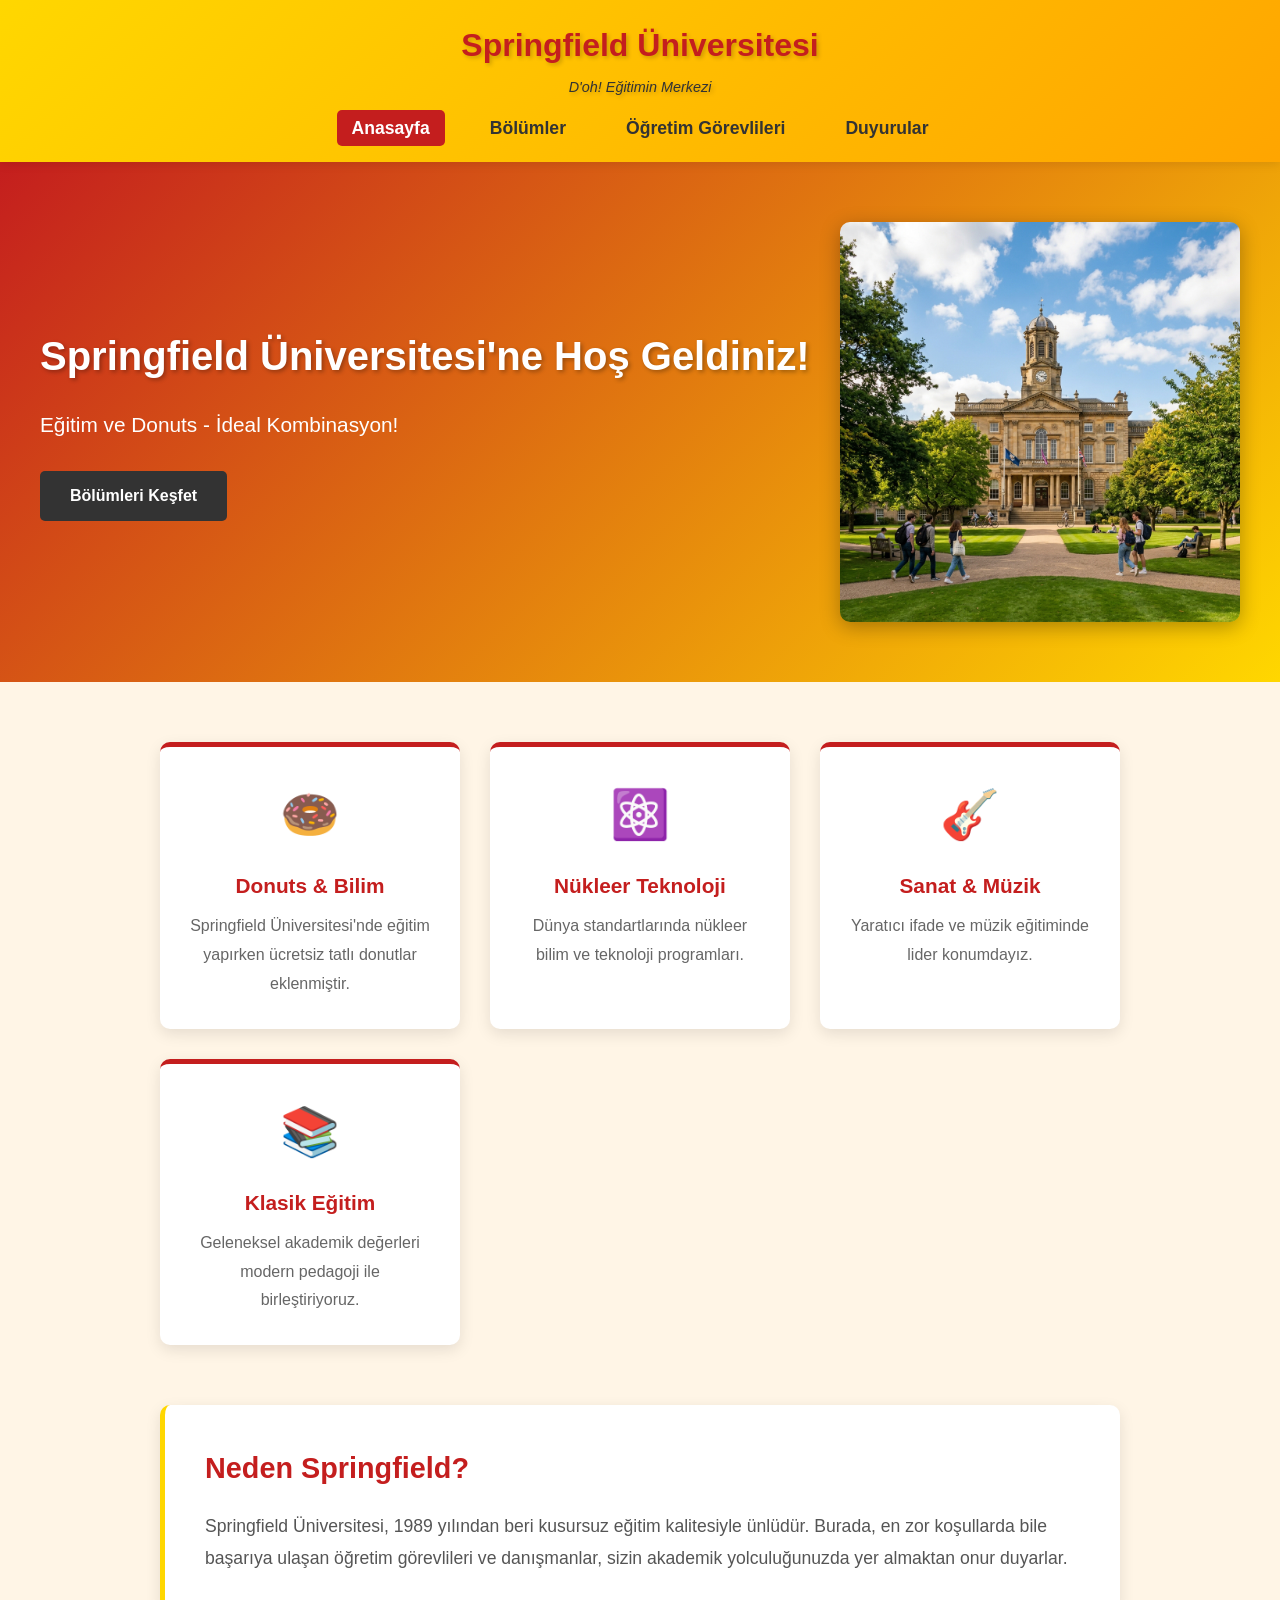
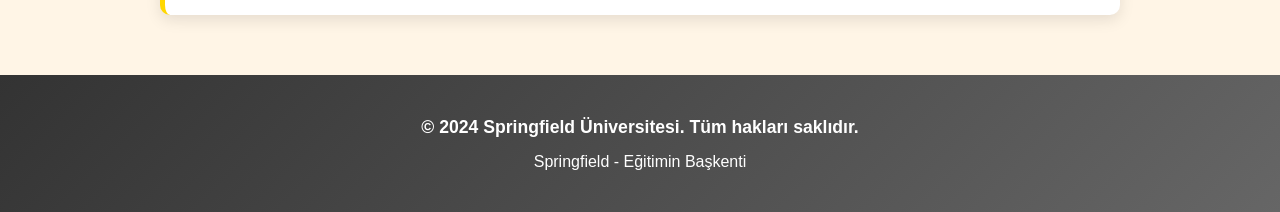
<file: index.html>
<!DOCTYPE html>
<html lang="tr">
<head>
    <meta charset="UTF-8">
    <meta name="viewport" content="width=device-width, initial-scale=1.0">
    <title>Springfield Üniversitesi</title>
    <link rel="stylesheet" href="style.css">
</head>
<body>
    <nav class="navbar">
        <div class="logo">
            <h1>Springfield Üniversitesi</h1>
            <p class="motto">D'oh! Eğitimin Merkezi</p>
        </div>
        <ul class="nav-links">
            <li><a href="index.html" class="active">Anasayfa</a></li>
            <li><a href="departments.html">Bölümler</a></li>
            <li><a href="professors.html">Öğretim Görevlileri</a></li>
            <li><a href="announcements.html">Duyurular</a></li>
        </ul>
    </nav>

    <div class="hero">
        <div class="hero-content">
            <h2>Springfield Üniversitesi'ne Hoş Geldiniz!</h2>
            <p>Eğitim ve Donuts - İdeal Kombinasyon!</p>
            <a href="departments.html" class="btn">Bölümleri Keşfet</a>
        </div>
        <img src="images/campus.png" alt="Üniversite" class="hero-image">
    </div>

    <div class="container">
        <section class="features">
            <div class="feature-card">
                <div class="feature-icon">🍩</div>
                <h3>Donuts & Bilim</h3>
                <p>Springfield Üniversitesi'nde eğitim yapırken ücretsiz tatlı donutlar eklenmiştir.</p>
            </div>
            <div class="feature-card">
                <div class="feature-icon">⚛️</div>
                <h3>Nükleer Teknoloji</h3>
                <p>Dünya standartlarında nükleer bilim ve teknoloji programları.</p>
            </div>
            <div class="feature-card">
                <div class="feature-icon">🎸</div>
                <h3>Sanat & Müzik</h3>
                <p>Yaratıcı ifade ve müzik eğitiminde lider konumdayız.</p>
            </div>
            <div class="feature-card">
                <div class="feature-icon">📚</div>
                <h3>Klasik Eğitim</h3>
                <p>Geleneksel akademik değerleri modern pedagoji ile birleştiriyoruz.</p>
            </div>
        </section>

        <section class="welcome-section">
            <h2>Neden Springfield?</h2>
            <p>Springfield Üniversitesi, 1989 yılından beri kusursuz eğitim kalitesiyle ünlüdür. 
            Burada, en zor koşullarda bile başarıya ulaşan öğretim görevlileri ve danışmanlar, 
            sizin akademik yolculuğunuzda yer almaktan onur duyarlar.</p>
        </section>
    </div>

    <footer>
        <p>&copy; 2024 Springfield Üniversitesi. Tüm hakları saklıdır.</p>
        <p>Springfield - Eğitimin Başkenti</p>
    </footer>
</body>
</html>
</file>
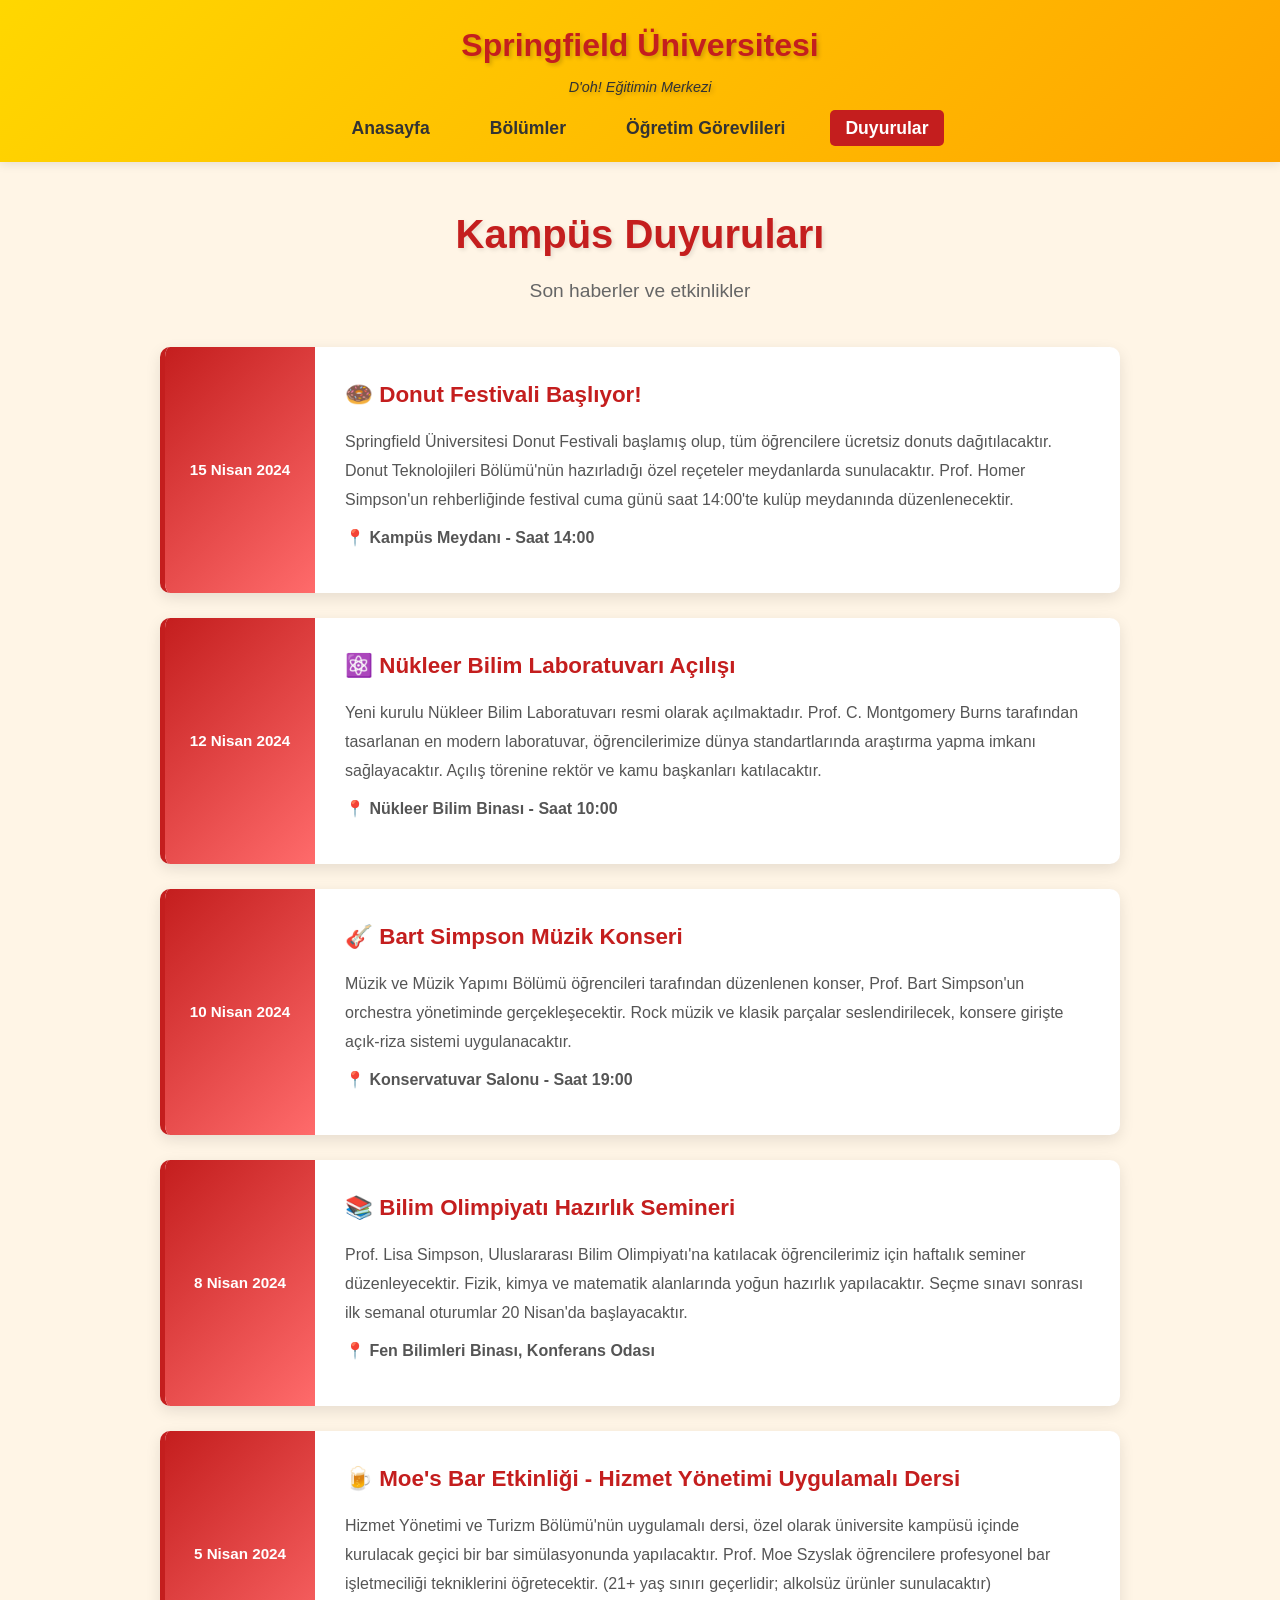
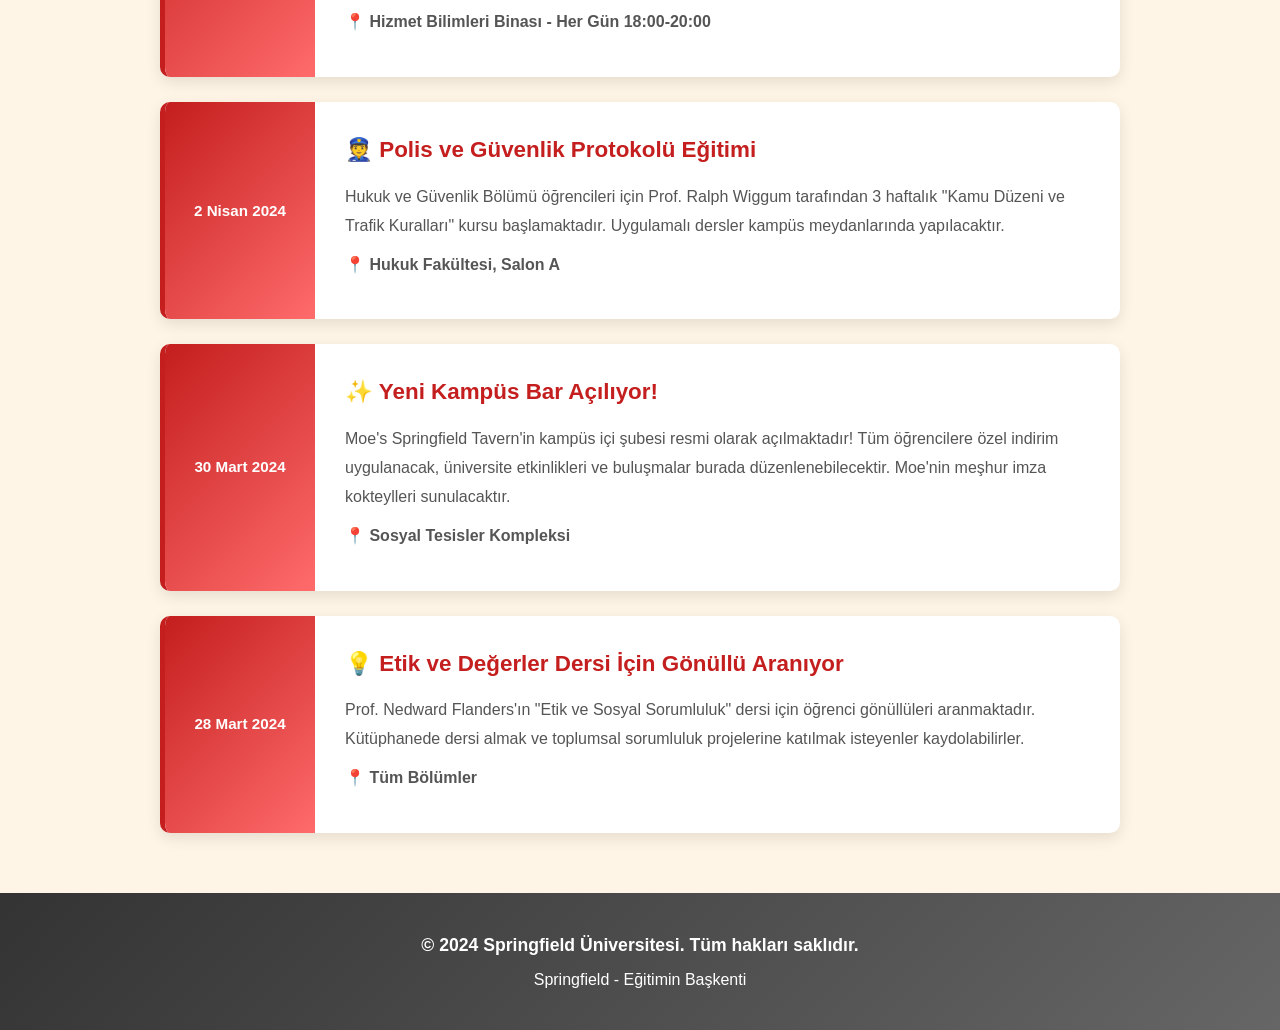
<file: announcements.html>
<!DOCTYPE html>
<html lang="tr">
<head>
    <meta charset="UTF-8">
    <meta name="viewport" content="width=device-width, initial-scale=1.0">
    <title>Duyurular - Springfield Üniversitesi</title>
    <link rel="stylesheet" href="style.css">
</head>
<body>
    <nav class="navbar">
        <div class="logo">
            <h1>Springfield Üniversitesi</h1>
            <p class="motto">D'oh! Eğitimin Merkezi</p>
        </div>
        <ul class="nav-links">
            <li><a href="index.html">Anasayfa</a></li>
            <li><a href="departments.html">Bölümler</a></li>
            <li><a href="professors.html">Öğretim Görevlileri</a></li>
            <li><a href="announcements.html" class="active">Duyurular</a></li>
        </ul>
    </nav>

    <div class="container">
        <h2 class="page-title">Kampüs Duyuruları</h2>
        <p class="section-subtitle">Son haberler ve etkinlikler</p>
        
        <div class="announcements-list">
            <div class="announcement">
                <div class="announcement-date">15 Nisan 2024</div>
                <div class="announcement-content">
                    <h3>🍩 Donut Festivali Başlıyor!</h3>
                    <p>Springfield Üniversitesi Donut Festivali başlamış olup, tüm öğrencilere 
                    ücretsiz donuts dağıtılacaktır. Donut Teknolojileri Bölümü'nün hazırladığı 
                    özel reçeteler meydanlarda sunulacaktır. Prof. Homer Simpson'un rehberliğinde 
                    festival cuma günü saat 14:00'te kulüp meydanında düzenlenecektir.</p>
                    <p class="announcement-location">📍 Kampüs Meydanı - Saat 14:00</p>
                </div>
            </div>

            <div class="announcement">
                <div class="announcement-date">12 Nisan 2024</div>
                <div class="announcement-content">
                    <h3>⚛️ Nükleer Bilim Laboratuvarı Açılışı</h3>
                    <p>Yeni kurulu Nükleer Bilim Laboratuvarı resmi olarak açılmaktadır. 
                    Prof. C. Montgomery Burns tarafından tasarlanan en modern laboratuvar, 
                    öğrencilerimize dünya standartlarında araştırma yapma imkanı sağlayacaktır. 
                    Açılış törenine rektör ve kamu başkanları katılacaktır.</p>
                    <p class="announcement-location">📍 Nükleer Bilim Binası - Saat 10:00</p>
                </div>
            </div>

            <div class="announcement">
                <div class="announcement-date">10 Nisan 2024</div>
                <div class="announcement-content">
                    <h3>🎸 Bart Simpson Müzik Konseri</h3>
                    <p>Müzik ve Müzik Yapımı Bölümü öğrencileri tarafından düzenlenen konser, 
                    Prof. Bart Simpson'un orchestra yönetiminde gerçekleşecektir. 
                    Rock müzik ve klasik parçalar seslendirilecek, konsere girişte açık-riza sistemi uygulanacaktır.</p>
                    <p class="announcement-location">📍 Konservatuvar Salonu - Saat 19:00</p>
                </div>
            </div>

            <div class="announcement">
                <div class="announcement-date">8 Nisan 2024</div>
                <div class="announcement-content">
                    <h3>📚 Bilim Olimpiyatı Hazırlık Semineri</h3>
                    <p>Prof. Lisa Simpson, Uluslararası Bilim Olimpiyatı'na katılacak öğrencilerimiz için 
                    haftalık seminer düzenleyecektir. Fizik, kimya ve matematik alanlarında yoğun hazırlık yapılacaktır. 
                    Seçme sınavı sonrası ilk semanal oturumlar 20 Nisan'da başlayacaktır.</p>
                    <p class="announcement-location">📍 Fen Bilimleri Binası, Konferans Odası</p>
                </div>
            </div>

            <div class="announcement">
                <div class="announcement-date">5 Nisan 2024</div>
                <div class="announcement-content">
                    <h3>🍺 Moe's Bar Etkinliği - Hizmet Yönetimi Uygulamalı Dersi</h3>
                    <p>Hizmet Yönetimi ve Turizm Bölümü'nün uygulamalı dersi, özel olarak üniversite 
                    kampüsü içinde kurulacak geçici bir bar simülasyonunda yapılacaktır. 
                    Prof. Moe Szyslak öğrencilere profesyonel bar işletmeciliği tekniklerini 
                    öğretecektir. (21+ yaş sınırı geçerlidir; alkolsüz ürünler sunulacaktır)</p>
                    <p class="announcement-location">📍 Hizmet Bilimleri Binası - Her Gün 18:00-20:00</p>
                </div>
            </div>

            <div class="announcement">
                <div class="announcement-date">2 Nisan 2024</div>
                <div class="announcement-content">
                    <h3>👮 Polis ve Güvenlik Protokolü Eğitimi</h3>
                    <p>Hukuk ve Güvenlik Bölümü öğrencileri için Prof. Ralph Wiggum tarafından 
                    3 haftalık "Kamu Düzeni ve Trafik Kuralları" kursu başlamaktadır. 
                    Uygulamalı dersler kampüs meydanlarında yapılacaktır.</p>
                    <p class="announcement-location">📍 Hukuk Fakültesi, Salon A</p>
                </div>
            </div>

            <div class="announcement">
                <div class="announcement-date">30 Mart 2024</div>
                <div class="announcement-content">
                    <h3>✨ Yeni Kampüs Bar Açılıyor!</h3>
                    <p>Moe's Springfield Tavern'in kampüs içi şubesi resmi olarak açılmaktadır! 
                    Tüm öğrencilere özel indirim uygulanacak, üniversite etkinlikleri ve buluşmalar 
                    burada düzenlenebilecektir. Moe'nin meşhur imza kokteylleri sunulacaktır.</p>
                    <p class="announcement-location">📍 Sosyal Tesisler Kompleksi</p>
                </div>
            </div>

            <div class="announcement">
                <div class="announcement-date">28 Mart 2024</div>
                <div class="announcement-content">
                    <h3>💡 Etik ve Değerler Dersi İçin Gönüllü Aranıyor</h3>
                    <p>Prof. Nedward Flanders'ın "Etik ve Sosyal Sorumluluk" dersi için 
                    öğrenci gönüllüleri aranmaktadır. Kütüphanede dersi almak ve 
                    toplumsal sorumluluk projelerine katılmak isteyenler kaydolabilirler.</p>
                    <p class="announcement-location">📍 Tüm Bölümler</p>
                </div>
            </div>
        </div>
    </div>

    <footer>
        <p>&copy; 2024 Springfield Üniversitesi. Tüm hakları saklıdır.</p>
        <p>Springfield - Eğitimin Başkenti</p>
    </footer>
</body>
</html>
</file>
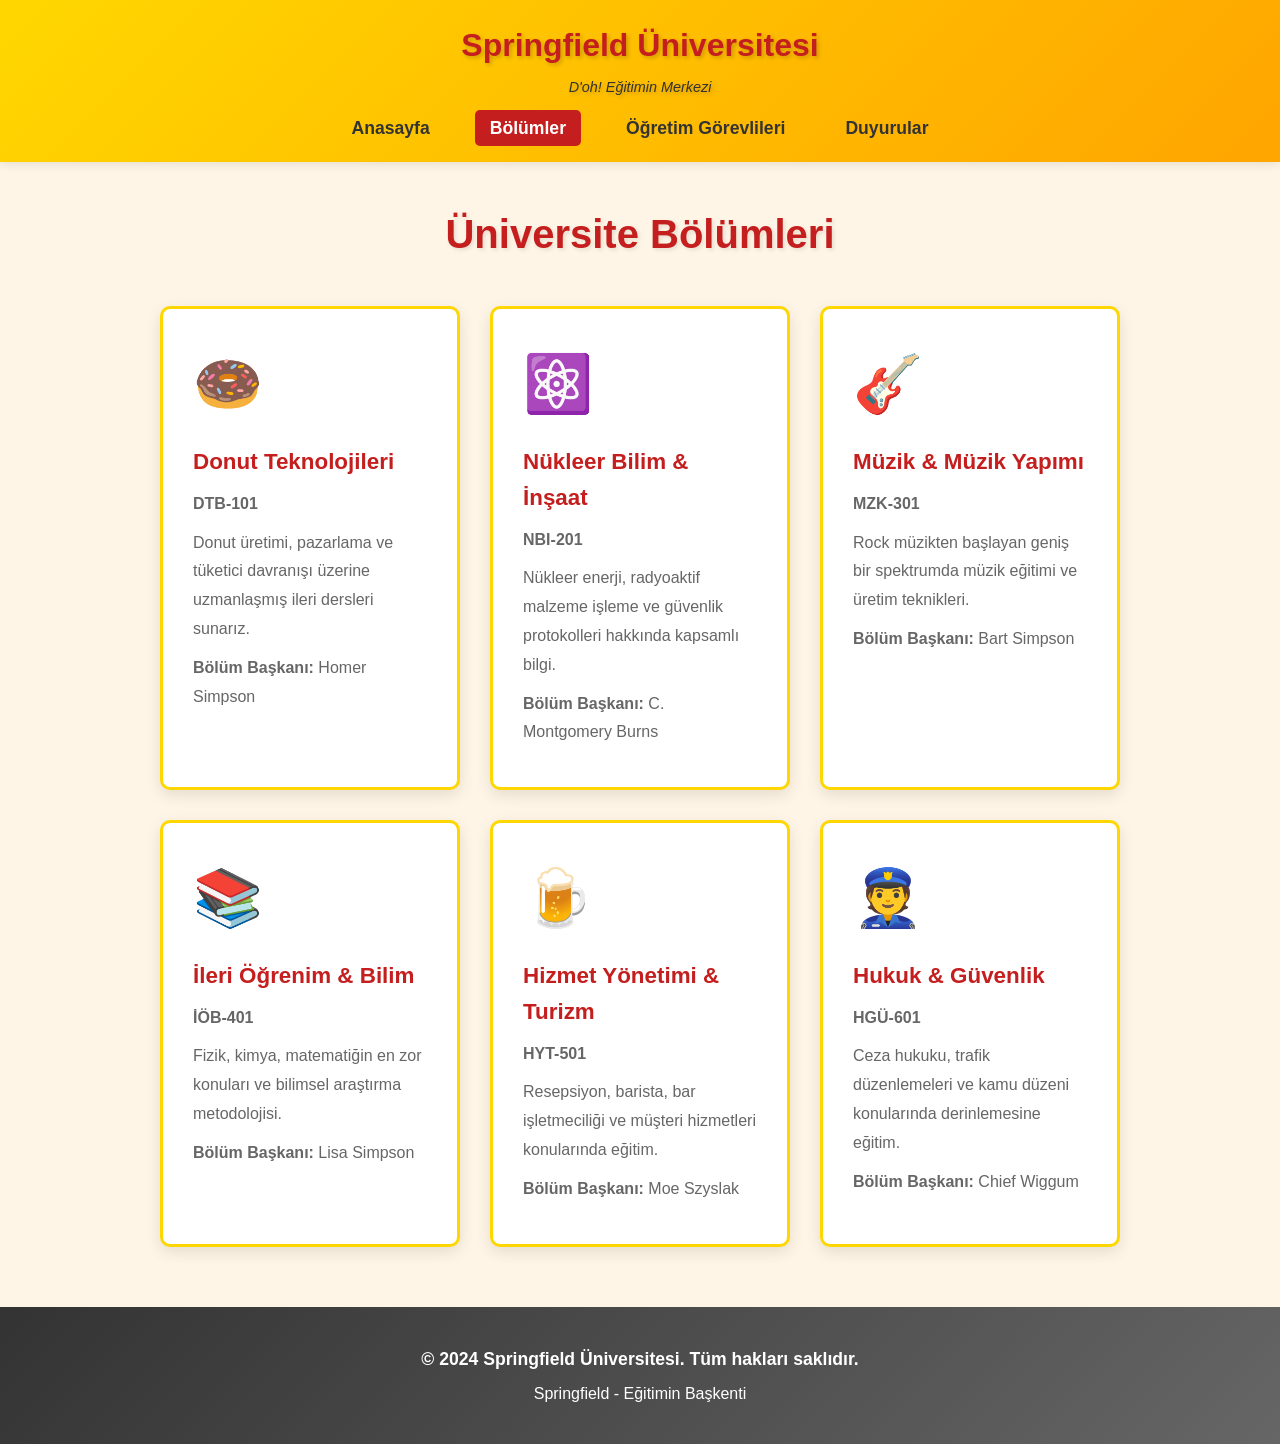
<file: departments.html>
<!DOCTYPE html>
<html lang="tr">
<head>
    <meta charset="UTF-8">
    <meta name="viewport" content="width=device-width, initial-scale=1.0">
    <title>Bölümler - Springfield Üniversitesi</title>
    <link rel="stylesheet" href="style.css">
</head>
<body>
    <nav class="navbar">
        <div class="logo">
            <h1>Springfield Üniversitesi</h1>
            <p class="motto">D'oh! Eğitimin Merkezi</p>
        </div>
        <ul class="nav-links">
            <li><a href="index.html">Anasayfa</a></li>
            <li><a href="departments.html" class="active">Bölümler</a></li>
            <li><a href="professors.html">Öğretim Görevlileri</a></li>
            <li><a href="announcements.html">Duyurular</a></li>
        </ul>
    </nav>

    <div class="container">
        <h2 class="page-title">Üniversite Bölümleri</h2>
        
        <div class="departments-grid">
            <div class="department-card">
                <div class="dept-icon">🍩</div>
                <h3>Donut Teknolojileri</h3>
                <p class="dept-code">DTB-101</p>
                <p>Donut üretimi, pazarlama ve tüketici davranışı üzerine uzmanlaşmış ileri dersleri sunarız.</p>
                <p><strong>Bölüm Başkanı:</strong> Homer Simpson</p>
            </div>

            <div class="department-card">
                <div class="dept-icon">⚛️</div>
                <h3>Nükleer Bilim & İnşaat</h3>
                <p class="dept-code">NBI-201</p>
                <p>Nükleer enerji, radyoaktif malzeme işleme ve güvenlik protokolleri hakkında kapsamlı bilgi.</p>
                <p><strong>Bölüm Başkanı:</strong> C. Montgomery Burns</p>
            </div>

            <div class="department-card">
                <div class="dept-icon">🎸</div>
                <h3>Müzik & Müzik Yapımı</h3>
                <p class="dept-code">MZK-301</p>
                <p>Rock müzikten başlayan geniş bir spektrumda müzik eğitimi ve üretim teknikleri.</p>
                <p><strong>Bölüm Başkanı:</strong> Bart Simpson</p>
            </div>

            <div class="department-card">
                <div class="dept-icon">📚</div>
                <h3>İleri Öğrenim & Bilim</h3>
                <p class="dept-code">İÖB-401</p>
                <p>Fizik, kimya, matematiğin en zor konuları ve bilimsel araştırma metodolojisi.</p>
                <p><strong>Bölüm Başkanı:</strong> Lisa Simpson</p>
            </div>

            <div class="department-card">
                <div class="dept-icon">🍺</div>
                <h3>Hizmet Yönetimi & Turizm</h3>
                <p class="dept-code">HYT-501</p>
                <p>Resepsiyon, barista, bar işletmeciliği ve müşteri hizmetleri konularında eğitim.</p>
                <p><strong>Bölüm Başkanı:</strong> Moe Szyslak</p>
            </div>

            <div class="department-card">
                <div class="dept-icon">👮</div>
                <h3>Hukuk & Güvenlik</h3>
                <p class="dept-code">HGÜ-601</p>
                <p>Ceza hukuku, trafik düzenlemeleri ve kamu düzeni konularında derinlemesine eğitim.</p>
                <p><strong>Bölüm Başkanı:</strong> Chief Wiggum</p>
            </div>
        </div>
    </div>

    <footer>
        <p>&copy; 2024 Springfield Üniversitesi. Tüm hakları saklıdır.</p>
        <p>Springfield - Eğitimin Başkenti</p>
    </footer>
</body>
</html>
</file>
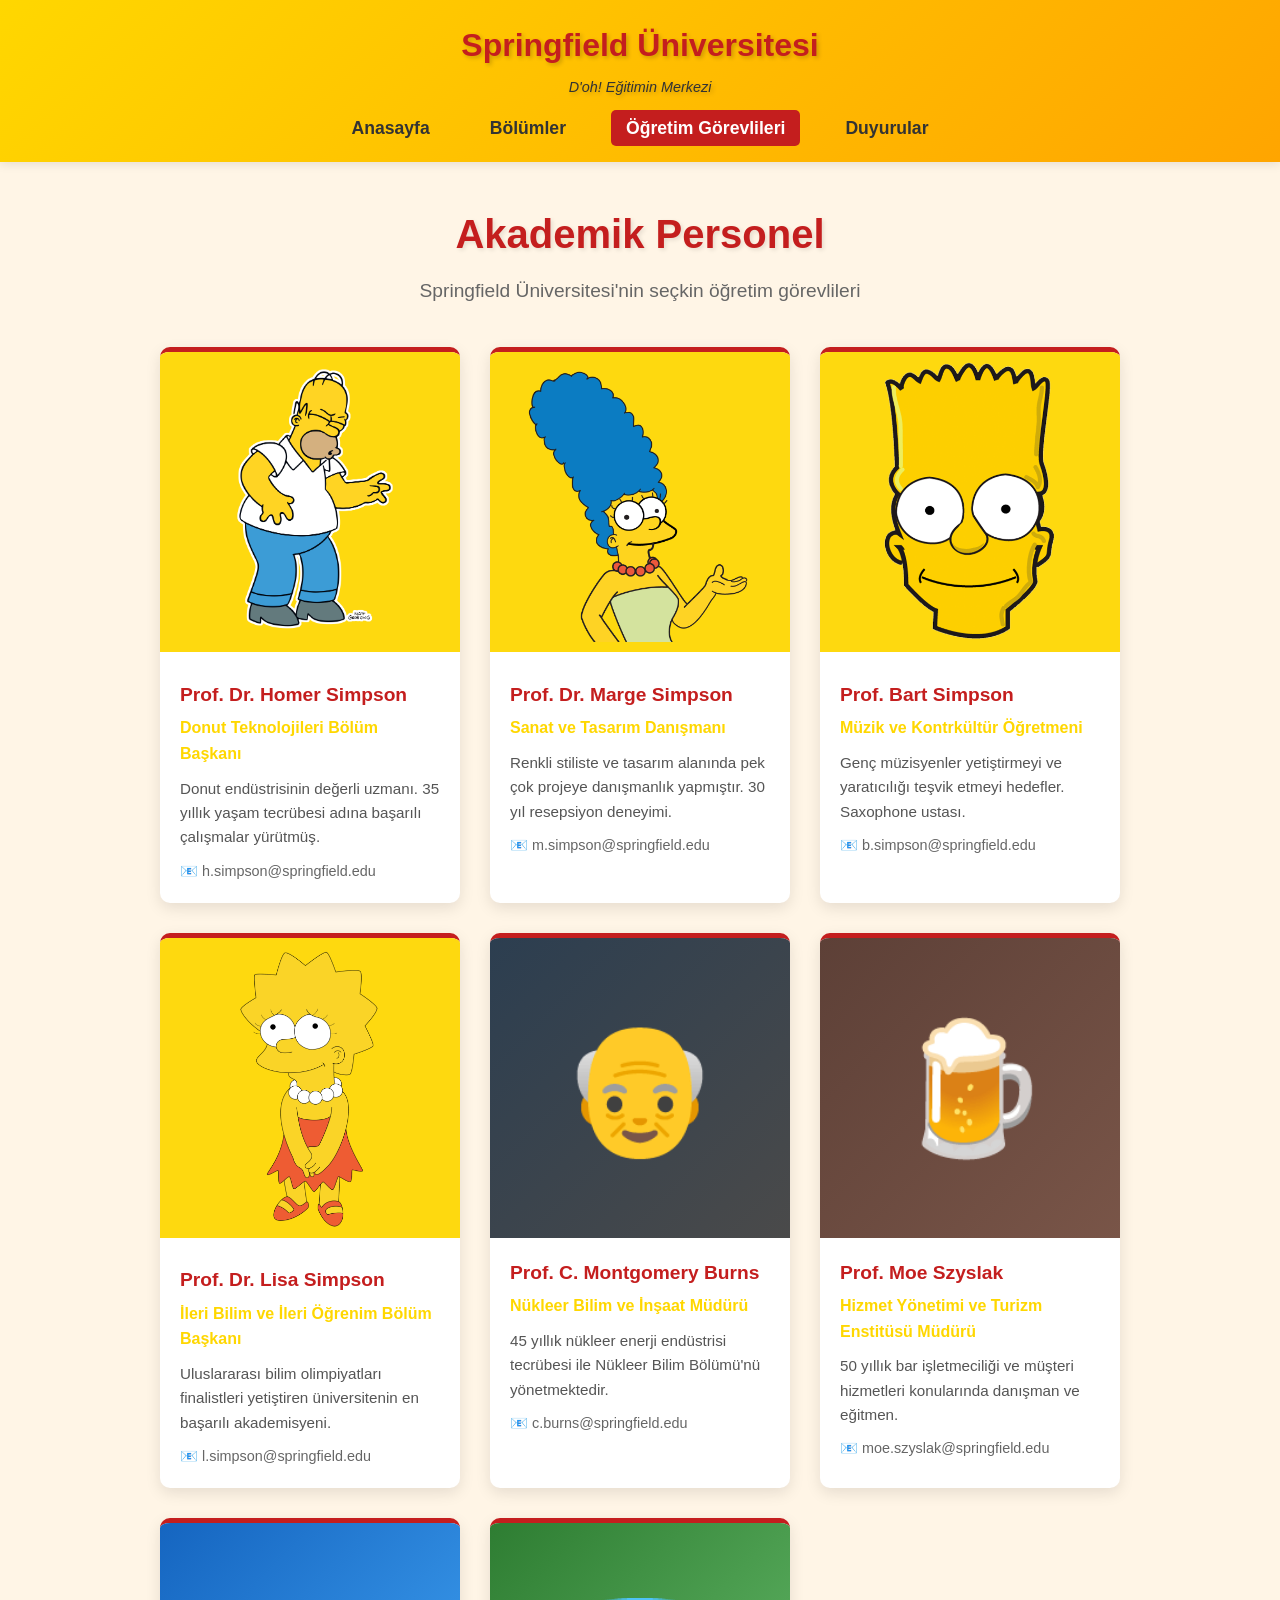
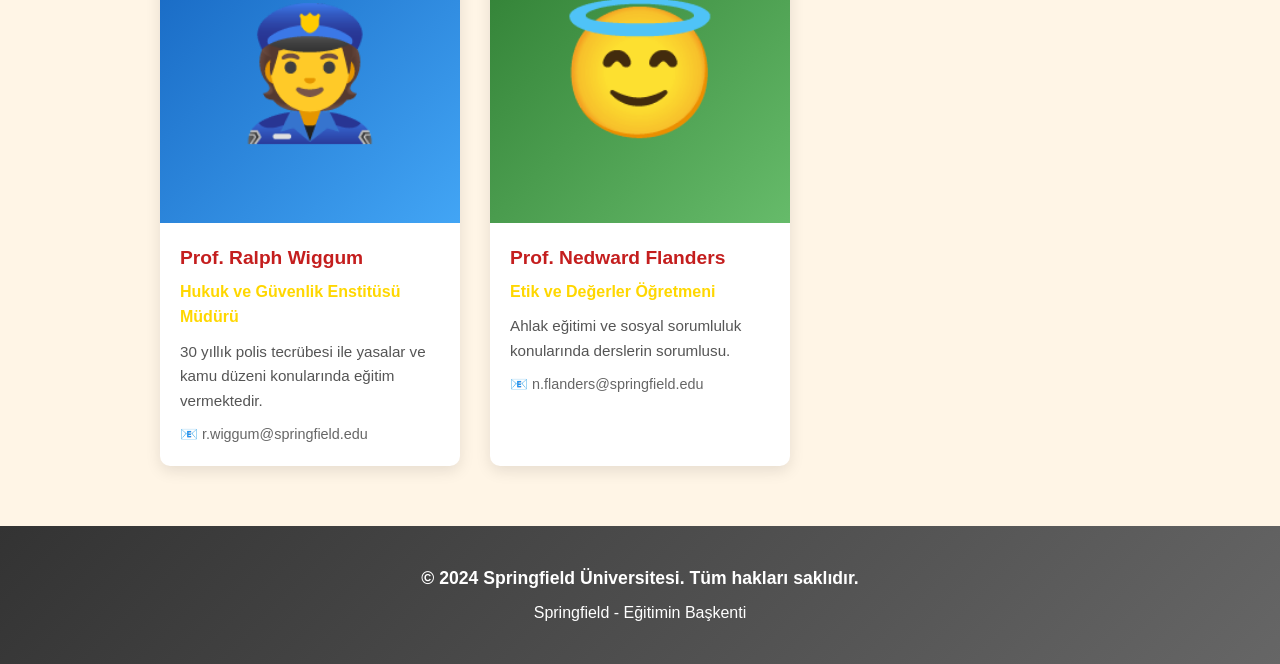
<file: professors.html>
<!DOCTYPE html>
<html lang="tr">
<head>
    <meta charset="UTF-8">
    <meta name="viewport" content="width=device-width, initial-scale=1.0">
    <title>Öğretim Görevlileri - Springfield Üniversitesi</title>
    <link rel="stylesheet" href="style.css">
</head>
<body>
    <nav class="navbar">
        <div class="logo">
            <h1>Springfield Üniversitesi</h1>
            <p class="motto">D'oh! Eğitimin Merkezi</p>
        </div>
        <ul class="nav-links">
            <li><a href="index.html">Anasayfa</a></li>
            <li><a href="departments.html">Bölümler</a></li>
            <li><a href="professors.html" class="active">Öğretim Görevlileri</a></li>
            <li><a href="announcements.html">Duyurular</a></li>
        </ul>
    </nav>

    <div class="container">
        <h2 class="page-title">Akademik Personel</h2>
        <p class="section-subtitle">Springfield Üniversitesi'nin seçkin öğretim görevlileri</p>
        
        <div class="professors-grid">
            <div class="professor-card">
                <img src="images/homer.png" alt="Homer Simpson">
                <h3>Prof. Dr. Homer Simpson</h3>
                <p class="prof-title">Donut Teknolojileri Bölüm Başkanı</p>
                <p class="prof-bio">Donut endüstrisinin değerli uzmanı. 35 yıllık yaşam tecrübesi adına başarılı çalışmalar yürütmüş.</p>
                <p class="prof-email">📧 h.simpson@springfield.edu</p>
            </div>

            <div class="professor-card">
                <img src="images/marge.png" alt="Marge Simpson">
                <h3>Prof. Dr. Marge Simpson</h3>
                <p class="prof-title">Sanat ve Tasarım Danışmanı</p>
                <p class="prof-bio">Renkli stiliste ve tasarım alanında pek çok projeye danışmanlık yapmıştır. 30 yıl resepsiyon deneyimi.</p>
                <p class="prof-email">📧 m.simpson@springfield.edu</p>
            </div>

            <div class="professor-card">
                <img src="images/bart.png" alt="Bart Simpson">
                <h3>Prof. Bart Simpson</h3>
                <p class="prof-title">Müzik ve Kontrkültür Öğretmeni</p>
                <p class="prof-bio">Genç müzisyenler yetiştirmeyi ve yaratıcılığı teşvik etmeyi hedefler. Saxophone ustası.</p>
                <p class="prof-email">📧 b.simpson@springfield.edu</p>
            </div>

            <div class="professor-card">
                <img src="images/lisa.png" alt="Lisa Simpson">
                <h3>Prof. Dr. Lisa Simpson</h3>
                <p class="prof-title">İleri Bilim ve İleri Öğrenim Bölüm Başkanı</p>
                <p class="prof-bio">Uluslararası bilim olimpiyatları finalistleri yetiştiren üniversitenin en başarılı akademisyeni.</p>
                <p class="prof-email">📧 l.simpson@springfield.edu</p>
            </div>

            <div class="professor-card">
                <div class="avatar-placeholder" style="background: linear-gradient(135deg, #2c3e50, #4a4a4a);"><span>👴</span></div>
                <h3>Prof. C. Montgomery Burns</h3>
                <p class="prof-title">Nükleer Bilim ve İnşaat Müdürü</p>
                <p class="prof-bio">45 yıllık nükleer enerji endüstrisi tecrübesi ile Nükleer Bilim Bölümü'nü yönetmektedir.</p>
                <p class="prof-email">📧 c.burns@springfield.edu</p>
            </div>

            <div class="professor-card">
                <div class="avatar-placeholder" style="background: linear-gradient(135deg, #5d4037, #795548);"><span>🍺</span></div>
                <h3>Prof. Moe Szyslak</h3>
                <p class="prof-title">Hizmet Yönetimi ve Turizm Enstitüsü Müdürü</p>
                <p class="prof-bio">50 yıllık bar işletmeciliği ve müşteri hizmetleri konularında danışman ve eğitmen.</p>
                <p class="prof-email">📧 moe.szyslak@springfield.edu</p>
            </div>

            <div class="professor-card">
                <div class="avatar-placeholder" style="background: linear-gradient(135deg, #1565c0, #42a5f5);"><span>👮</span></div>
                <h3>Prof. Ralph Wiggum</h3>
                <p class="prof-title">Hukuk ve Güvenlik Enstitüsü Müdürü</p>
                <p class="prof-bio">30 yıllık polis tecrübesi ile yasalar ve kamu düzeni konularında eğitim vermektedir.</p>
                <p class="prof-email">📧 r.wiggum@springfield.edu</p>
            </div>

            <div class="professor-card">
                <div class="avatar-placeholder" style="background: linear-gradient(135deg, #2e7d32, #66bb6a);"><span>😇</span></div>
                <h3>Prof. Nedward Flanders</h3>
                <p class="prof-title">Etik ve Değerler Öğretmeni</p>
                <p class="prof-bio">Ahlak eğitimi ve sosyal sorumluluk konularında derslerin sorumlusu.</p>
                <p class="prof-email">📧 n.flanders@springfield.edu</p>
            </div>
        </div>
    </div>

    <footer>
        <p>&copy; 2024 Springfield Üniversitesi. Tüm hakları saklıdır.</p>
        <p>Springfield - Eğitimin Başkenti</p>
    </footer>
</body>
</html>
</file>
<file: style.css>
* {
    margin: 0;
    padding: 0;
    box-sizing: border-box;
}

body {
    font-family: 'Arial', sans-serif;
    line-height: 1.6;
    color: #333;
    background-color: #fff5e6;
}

/* Navigation Bar */
.navbar {
    background: linear-gradient(135deg, #FFD700 0%, #FFA500 100%);
    padding: 20px 0;
    box-shadow: 0 2px 10px rgba(0, 0, 0, 0.1);
    position: sticky;
    top: 0;
    z-index: 1000;
}

.navbar .logo {
    text-align: center;
    margin-bottom: 15px;
    color: #c41e1e;
    text-shadow: 2px 2px 4px rgba(0, 0, 0, 0.2);
}

.navbar .logo h1 {
    font-size: 2em;
    margin-bottom: 5px;
}

.navbar .motto {
    font-size: 0.9em;
    font-style: italic;
    color: #333;
}

.nav-links {
    list-style: none;
    display: flex;
    justify-content: center;
    flex-wrap: wrap;
    gap: 30px;
}

.nav-links a {
    color: #333;
    text-decoration: none;
    font-weight: bold;
    font-size: 1.1em;
    padding: 8px 15px;
    border-radius: 5px;
    transition: all 0.3s ease;
}

.nav-links a:hover,
.nav-links a.active {
    background-color: #c41e1e;
    color: white;
    transform: scale(1.1);
}

/* Hero Section */
.hero {
    display: flex;
    align-items: center;
    justify-content: space-between;
    padding: 60px 40px;
    background: linear-gradient(135deg, #c41e1e 0%, #FFD700 100%);
    color: white;
    margin-bottom: 40px;
    flex-wrap: wrap;
}

.hero-content {
    flex: 1;
    min-width: 300px;
}

.hero-content h2 {
    font-size: 2.5em;
    margin-bottom: 20px;
    text-shadow: 2px 2px 4px rgba(0, 0, 0, 0.3);
}

.hero-content p {
    font-size: 1.3em;
    margin-bottom: 30px;
}

.btn {
    display: inline-block;
    background-color: #333;
    color: white;
    padding: 12px 30px;
    border-radius: 5px;
    text-decoration: none;
    font-weight: bold;
    transition: all 0.3s ease;
}

.btn:hover {
    background-color: #c41e1e;
    transform: translateY(-3px);
    box-shadow: 0 5px 15px rgba(0, 0, 0, 0.2);
}

.hero-image {
    flex: 1;
    max-width: 400px;
    height: auto;
    border-radius: 10px;
    box-shadow: 0 5px 20px rgba(0, 0, 0, 0.3);
}

/* Container */
.container {
    max-width: 1000px;
    margin: 0 auto;
    padding: 0 20px;
}

/* Page Title */
.page-title {
    text-align: center;
    font-size: 2.5em;
    color: #c41e1e;
    margin-bottom: 10px;
    margin-top: 40px;
    text-shadow: 2px 2px 4px rgba(0, 0, 0, 0.1);
}

.section-subtitle {
    text-align: center;
    color: #666;
    font-size: 1.2em;
    margin-bottom: 40px;
}

/* Features Section */
.features {
    display: grid;
    grid-template-columns: repeat(auto-fit, minmax(250px, 1fr));
    gap: 30px;
    margin: 60px 0;
}

.feature-card {
    background: white;
    padding: 30px;
    border-radius: 10px;
    text-align: center;
    box-shadow: 0 5px 15px rgba(0, 0, 0, 0.1);
    transition: all 0.3s ease;
    border-top: 5px solid #c41e1e;
}

.feature-card:hover {
    transform: translateY(-5px);
    box-shadow: 0 10px 25px rgba(0, 0, 0, 0.15);
}

.feature-icon {
    font-size: 3em;
    margin-bottom: 15px;
}

.feature-card h3 {
    color: #c41e1e;
    margin-bottom: 10px;
    font-size: 1.3em;
}

.feature-card p {
    color: #666;
    line-height: 1.8;
}

/* Welcome Section */
.welcome-section {
    background: white;
    padding: 40px;
    border-radius: 10px;
    margin: 40px 0;
    box-shadow: 0 5px 15px rgba(0, 0, 0, 0.1);
    border-left: 5px solid #FFD700;
}

.welcome-section h2 {
    color: #c41e1e;
    margin-bottom: 20px;
    font-size: 1.8em;
}

.welcome-section p {
    color: #555;
    line-height: 1.8;
    font-size: 1.1em;
}

/* Departments Grid */
.departments-grid {
    display: grid;
    grid-template-columns: repeat(auto-fit, minmax(300px, 1fr));
    gap: 30px;
    margin: 40px 0;
}

.department-card {
    background: white;
    padding: 30px;
    border-radius: 10px;
    box-shadow: 0 5px 15px rgba(0, 0, 0, 0.1);
    transition: all 0.3s ease;
    border: 3px solid #FFD700;
}

.department-card:hover {
    transform: translateY(-5px) rotateY(2deg);
    box-shadow: 0 10px 25px rgba(0, 0, 0, 0.15);
    border-color: #c41e1e;
}

.dept-icon {
    font-size: 3.5em;
    margin-bottom: 15px;
}

.department-card h3 {
    color: #c41e1e;
    margin-bottom: 10px;
    font-size: 1.4em;
}

.dept-code {
    color: #FF6B6B;
    font-weight: bold;
    margin-bottom: 15px;
}

.department-card p {
    color: #666;
    line-height: 1.8;
    margin-bottom: 10px;
}

/* Professors Grid */
.professors-grid {
    display: grid;
    grid-template-columns: repeat(auto-fit, minmax(280px, 1fr));
    gap: 30px;
    margin: 40px 0;
}

.professor-card {
    background: white;
    border-radius: 10px;
    overflow: hidden;
    box-shadow: 0 5px 15px rgba(0, 0, 0, 0.1);
    transition: all 0.3s ease;
    border-top: 5px solid #c41e1e;
}

.professor-card:hover {
    transform: translateY(-8px) scale(1.02);
    box-shadow: 0 15px 30px rgba(0, 0, 0, 0.2);
}

.professor-card img {
    width: 100%;
    height: 300px;
    object-fit: contain;
    background-color: #FED90F;
    padding: 10px;
}

.avatar-placeholder {
    width: 100%;
    height: 300px;
    display: flex;
    align-items: center;
    justify-content: center;
}

.avatar-placeholder span {
    font-size: 8em;
    line-height: 1;
}

.professor-card h3 {
    color: #c41e1e;
    padding: 20px 20px 0 20px;
    margin-bottom: 5px;
    font-size: 1.2em;
}

.prof-title {
    color: #FFD700;
    font-weight: bold;
    padding: 0 20px;
    margin-bottom: 10px;
}

.prof-bio {
    color: #555;
    padding: 0 20px;
    font-size: 0.95em;
    line-height: 1.6;
    margin-bottom: 10px;
}

.prof-email {
    color: #666;
    padding: 0 20px 20px 20px;
    font-size: 0.9em;
}

/* Announcements */
.announcements-list {
    margin: 40px 0;
}

.announcement {
    background: white;
    border-radius: 10px;
    overflow: hidden;
    margin-bottom: 25px;
    box-shadow: 0 5px 15px rgba(0, 0, 0, 0.1);
    display: flex;
    transition: all 0.3s ease;
    border-left: 5px solid #c41e1e;
}

.announcement:hover {
    box-shadow: 0 10px 25px rgba(0, 0, 0, 0.15);
    transform: translateX(5px);
}

.announcement-date {
    background: linear-gradient(135deg, #c41e1e 0%, #FF6B6B 100%);
    color: white;
    padding: 30px 20px;
    min-width: 150px;
    display: flex;
    align-items: center;
    justify-content: center;
    text-align: center;
    font-weight: bold;
    font-size: 0.95em;
}

.announcement-content {
    padding: 30px;
    flex: 1;
}

.announcement-content h3 {
    color: #c41e1e;
    margin-bottom: 15px;
    font-size: 1.4em;
}

.announcement-content p {
    color: #555;
    margin-bottom: 10px;
    line-height: 1.8;
}

.announcement-location {
    color: #FFD700;
    font-weight: bold;
    margin-top: 10px;
}

/* Footer */
footer {
    background: linear-gradient(135deg, #333 0%, #666 100%);
    color: white;
    text-align: center;
    padding: 30px 20px;
    margin-top: 60px;
}

footer p {
    margin: 8px 0;
}

footer p:first-child {
    font-weight: bold;
    font-size: 1.1em;
}

/* Responsive Design */
@media (max-width: 768px) {
    .nav-links {
        gap: 15px;
    }

    .nav-links a {
        font-size: 0.9em;
        padding: 5px 10px;
    }

    .hero {
        flex-direction: column;
        padding: 40px 20px;
        text-align: center;
    }

    .hero-content h2 {
        font-size: 1.8em;
    }

    .hero-image {
        margin-top: 30px;
        max-width: 100%;
    }

    .page-title {
        font-size: 1.8em;
    }

    .features {
        grid-template-columns: 1fr;
    }

    .departments-grid {
        grid-template-columns: 1fr;
    }

    .professors-grid {
        grid-template-columns: 1fr;
    }

    .announcement {
        flex-direction: column;
    }

    .announcement-date {
        min-width: auto;
        padding: 20px;
    }

    .navbar .logo h1 {
        font-size: 1.5em;
    }
}

@media (max-width: 480px) {
    .navbar .logo h1 {
        font-size: 1.2em;
    }

    .nav-links {
        gap: 10px;
        font-size: 0.8em;
    }

    .hero-content h2 {
        font-size: 1.4em;
    }

    .page-title {
        font-size: 1.5em;
    }

    .welcome-section,
    .announcement-content {
        padding: 20px;
    }
}
</file>
